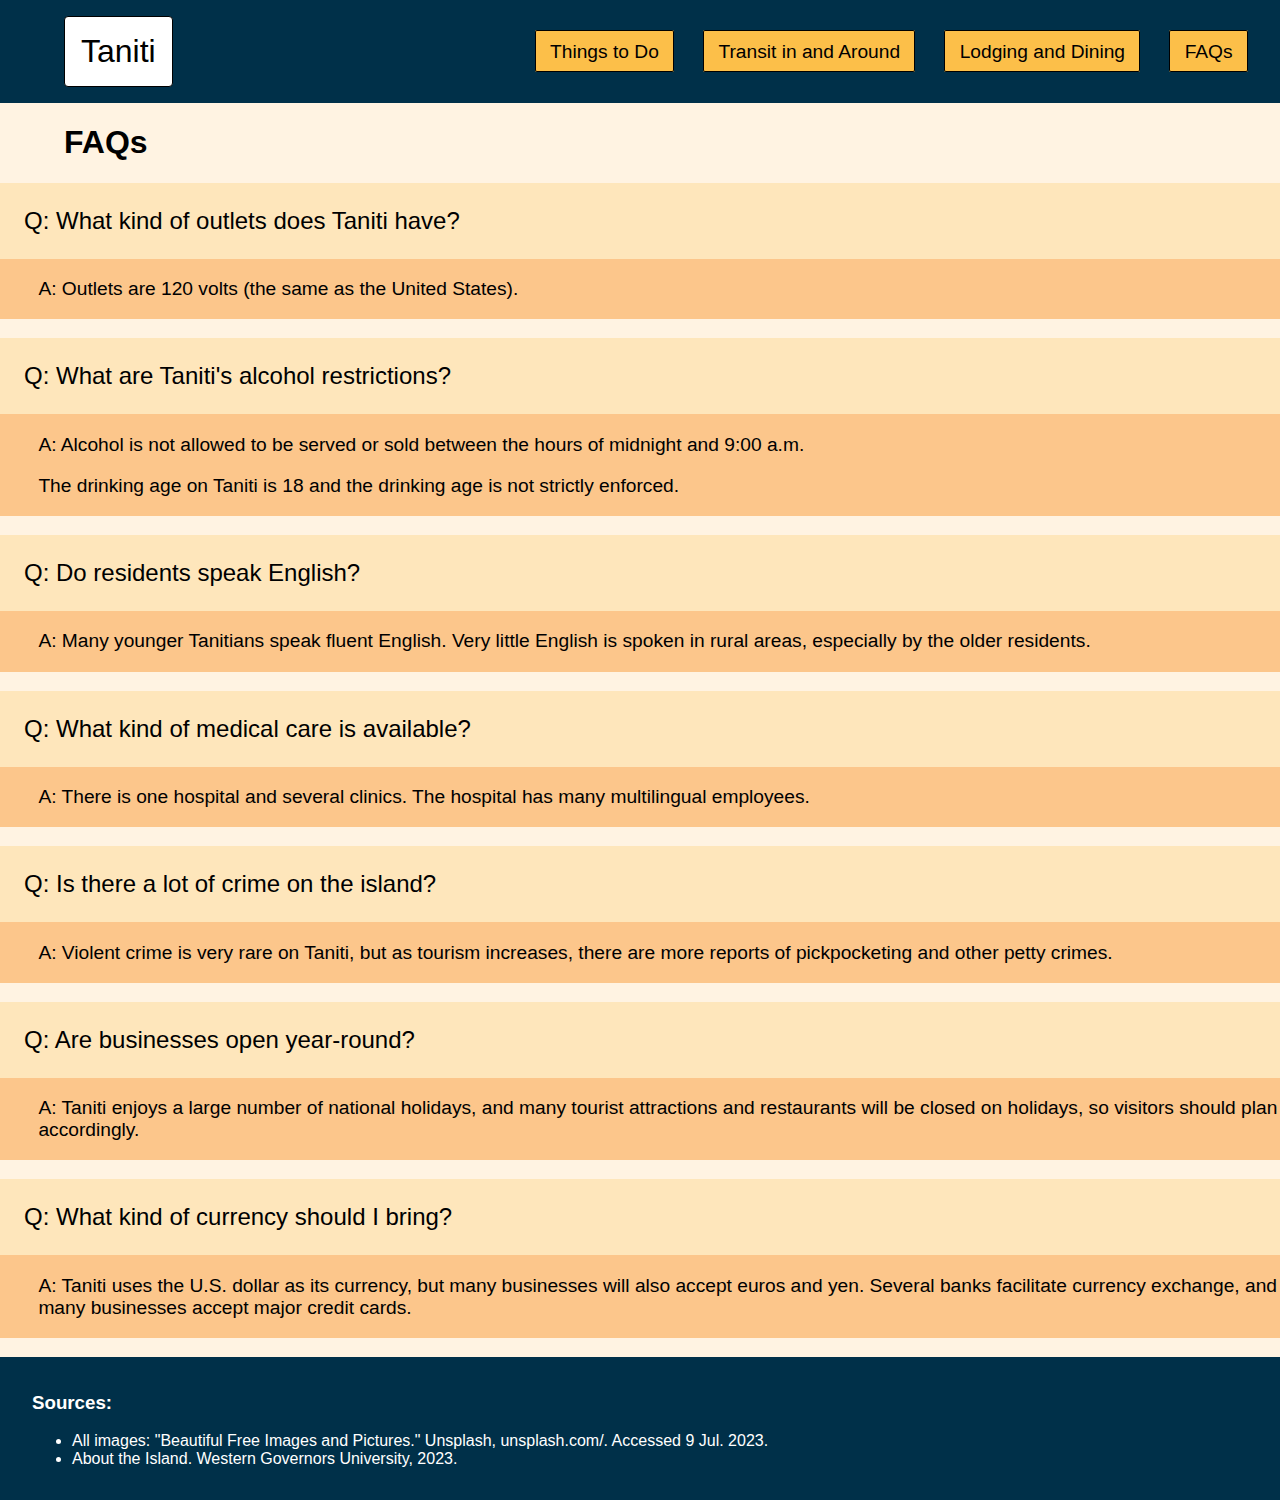
<file: faqs.html>
<!DOCTYPE html>
<html lang="en">

<head>
    <meta charset="UTF-8">
    <meta http-equiv="X-UA-Compatible" content="IE=edge">
    <meta name="viewport" content="width=device-width, initial-scale=1.0">
    <title>Visit Taniti</title>
    <link rel="stylesheet" href="styles/styles.css">
</head>

<body>
    <header>
        <a href="index.html" class="logo">Taniti</a>
        <nav>
            <ul>
                <li><a href="things-to-do.html" class="nav-button">Things to Do</a></li>
                <li><a href="transit-in-and-around.html" class="nav-button">Transit in and Around</a></li>
                <li><a href="lodging-and-dining.html" class="nav-button">Lodging and Dining</a></li>
                <li><a href="faqs.html" class="nav-button">FAQs</a></li>
            </ul>
        </nav>
    </header>

    <main>

        <h1 class="faq-header">FAQs</h1>

        <faq>

            <question>
                <p>Q: What kind of outlets does Taniti have?</p>
            </question>

            <answer>
                <p>A: Outlets are 120 volts (the same as the United States).</p>
            </answer>

            <question>
                <p>Q: What are Taniti's alcohol restrictions?</p>
            </question>

            <answer>
                <p>A: Alcohol is not allowed to be served or sold between the hours of midnight and 9:00 a.m. </p>
                <p>The drinking age on Taniti is 18 and the drinking age is not strictly enforced.</p>
            </answer>

            <question>
                <p>Q: Do residents speak English?</p>
            </question>

            <answer>
                <p>A: Many younger Tanitians speak fluent English. Very little English is spoken in rural areas,
                    especially
                    by the older residents.</p>
            </answer>

            <question>
                <p>Q: What kind of medical care is available?</p>
            </question>

            <answer>
                <p>A: There is one hospital and several clinics. The hospital has many multilingual employees.</p>
            </answer>

            <question>
                <p>Q: Is there a lot of crime on the island?</p>
            </question>

            <answer>
                <p>A: Violent crime is very rare on Taniti, but as tourism increases, there are more reports of
                    pickpocketing and other petty crimes.</p>
            </answer>

            <question>
                <p>Q: Are businesses open year-round?</p>
            </question>

            <answer>
                <p>A: Taniti enjoys a large number of national holidays, and many tourist attractions and restaurants
                    will
                    be closed on holidays, so visitors should plan accordingly.</p>
            </answer>

            <question>
                <p>Q: What kind of currency should I bring?</p>
            </question>

            <answer>
                <p>A: Taniti uses the U.S. dollar as its currency, but many businesses will also accept euros and yen.
                    Several banks facilitate currency exchange, and many businesses accept major credit cards.</p>
            </answer>


        </faq>

    </main>

    <footer>
        <h3>Sources:</h3>
        <p>
        <ul>
            <li class="source">All images: "Beautiful Free Images and Pictures." Unsplash, unsplash.com/. Accessed 9
                Jul. 2023.</li>
            <li class="source">About the Island. Western Governors University, 2023.</li>
        </ul>
        </p>
    </footer>



</body>

</html>
</file>
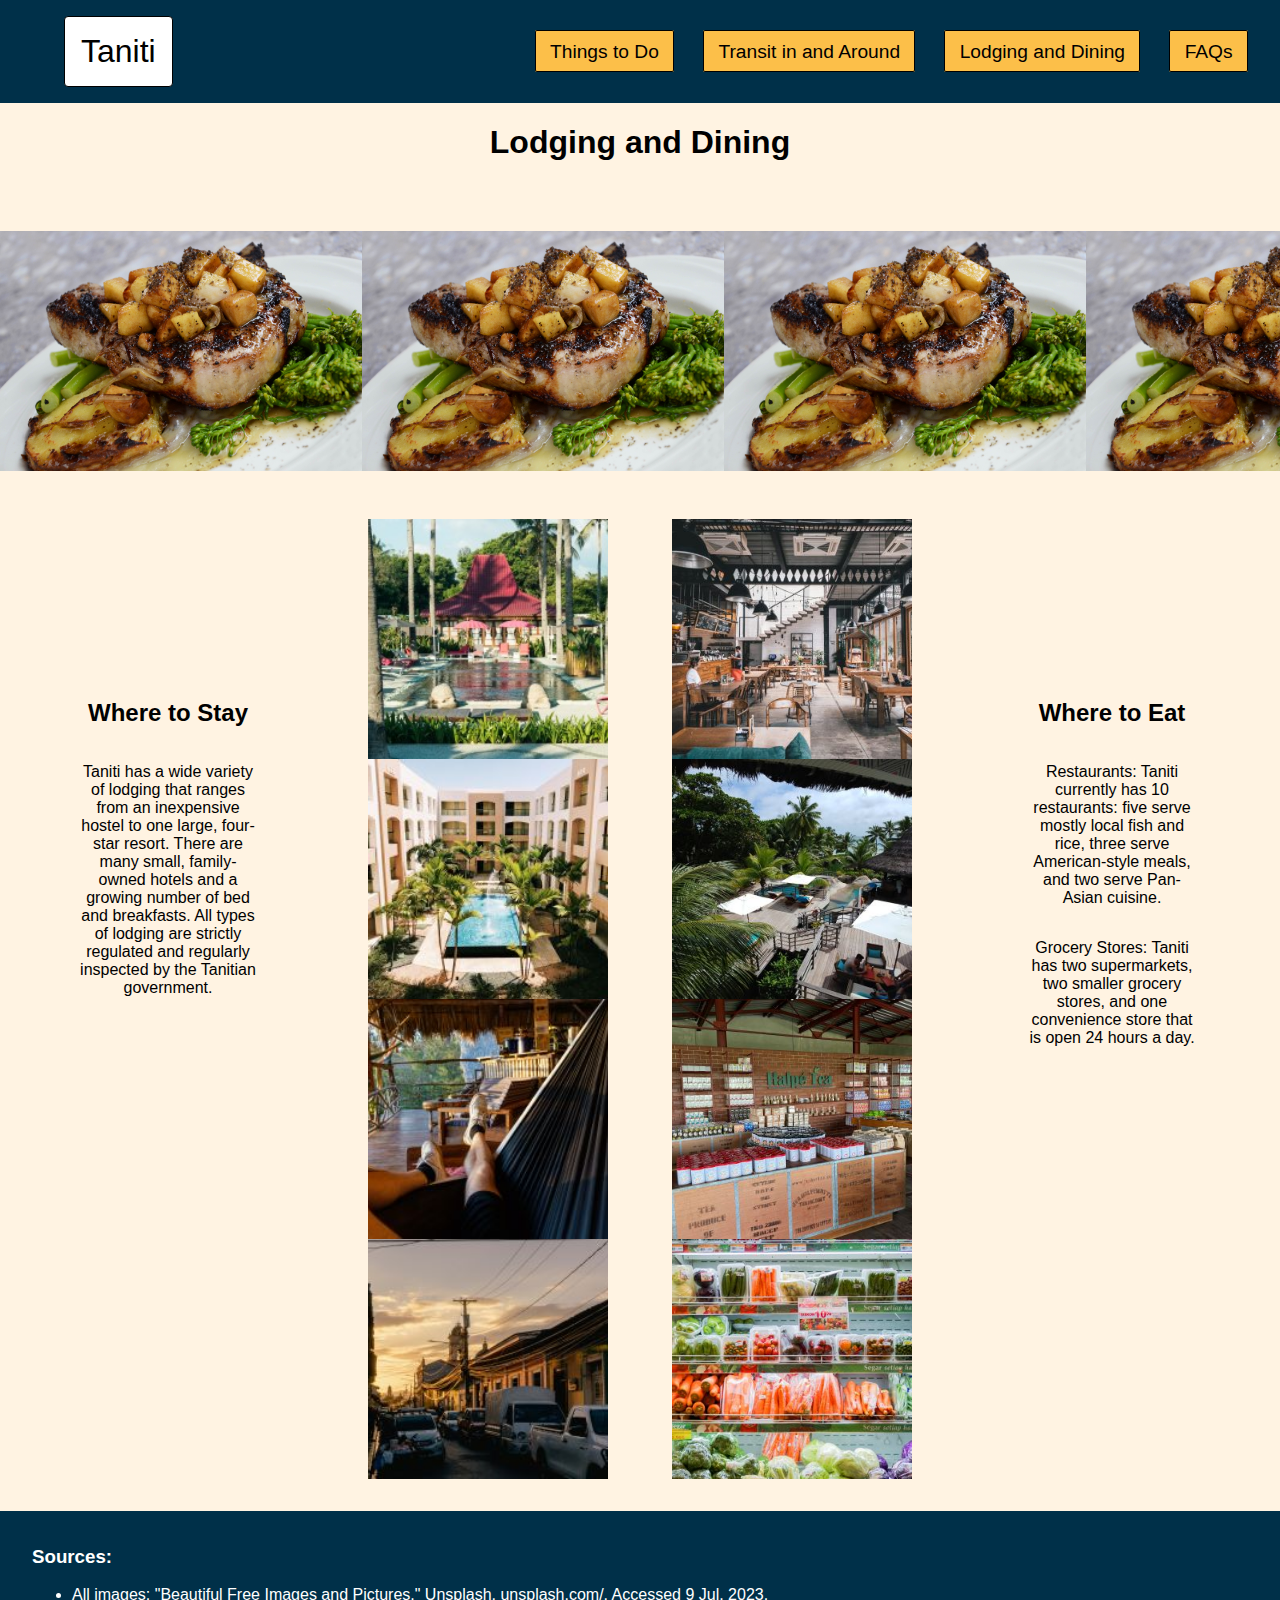
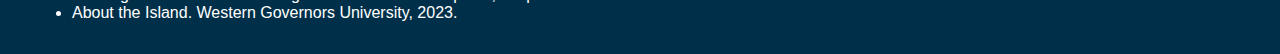
<file: lodging-and-dining.html>
<!DOCTYPE html>
<html lang="en">

<head>
    <meta charset="UTF-8">
    <meta http-equiv="X-UA-Compatible" content="IE=edge">
    <meta name="viewport" content="width=device-width, initial-scale=1.0">
    <title>Visit Taniti</title>
    <link rel="stylesheet" href="styles/styles.css">
</head>

<body>
    <header>
        <a href="index.html" class="logo">Taniti</a>
        <nav>
            <ul>
                <li><a href="things-to-do.html" class="nav-button">Things to Do</a></li>
                <li><a href="transit-in-and-around.html" class="nav-button">Transit in and Around</a></li>
                <li><a href="lodging-and-dining.html" class="nav-button">Lodging and Dining</a></li>
                <li><a href="faqs.html" class="nav-button">FAQs</a></li>
            </ul>
        </nav>
    </header>

    <h1 class="text-center">Lodging and Dining</h1>

    <div class="cuisine-slider">
    </div>



    <div class="lodging-and-dining-container">

        <article class="lodging-and-dining-article">
            <h2>Where to Stay</h2>
            <p>
                Taniti has a wide variety of lodging that ranges from an inexpensive hostel to one large, four-star
                resort. There are many small, family-owned hotels and a growing number of bed and breakfasts. All types
                of lodging are strictly regulated and regularly inspected by the Tanitian government.
            </p>
        </article>

        <div class="img-rail-vertical">
            <img src="assets/pictures/hotel-rail-1.jpg" alt="">
            <img src="assets/pictures/hotel-rail-2.jpg" alt="">
            <img src="assets/pictures/hotel-rail-3.jpg" alt="">
            <img src="assets/pictures/hotel-rail-4.jpg" alt="">
        </div>

        <div class="img-rail-vertical">
            <img src="assets/pictures/food-rail-1.jpg" alt="">
            <img src="assets/pictures/food-rail-2.jpg" alt="">
            <img src="assets/pictures/food-rail-3.jpg" alt="">
            <img src="assets/pictures/food-rail-4.jpg" alt="#">
        </div>

        <article class="lodging-and-dining-article">
            <h2>Where to Eat</h2>
            <p>Restaurants: Taniti currently has 10 restaurants: five serve mostly local fish and rice, three serve
                American-style meals, and two serve Pan-Asian cuisine.</p>
            <p>
                Grocery Stores: Taniti has two supermarkets, two smaller grocery stores, and one convenience store that
                is open 24 hours a day.
            </p>
        </article>

    </div>



    <footer>
        <h3>Sources:</h3>
        <p>
        <ul>
            <li class="source">All images: "Beautiful Free Images and Pictures." Unsplash, unsplash.com/. Accessed 9
                Jul. 2023.</li>
            <li class="source">About the Island. Western Governors University, 2023.</li>
        </ul>
        </p>
    </footer>



</body>

</html>
</file>
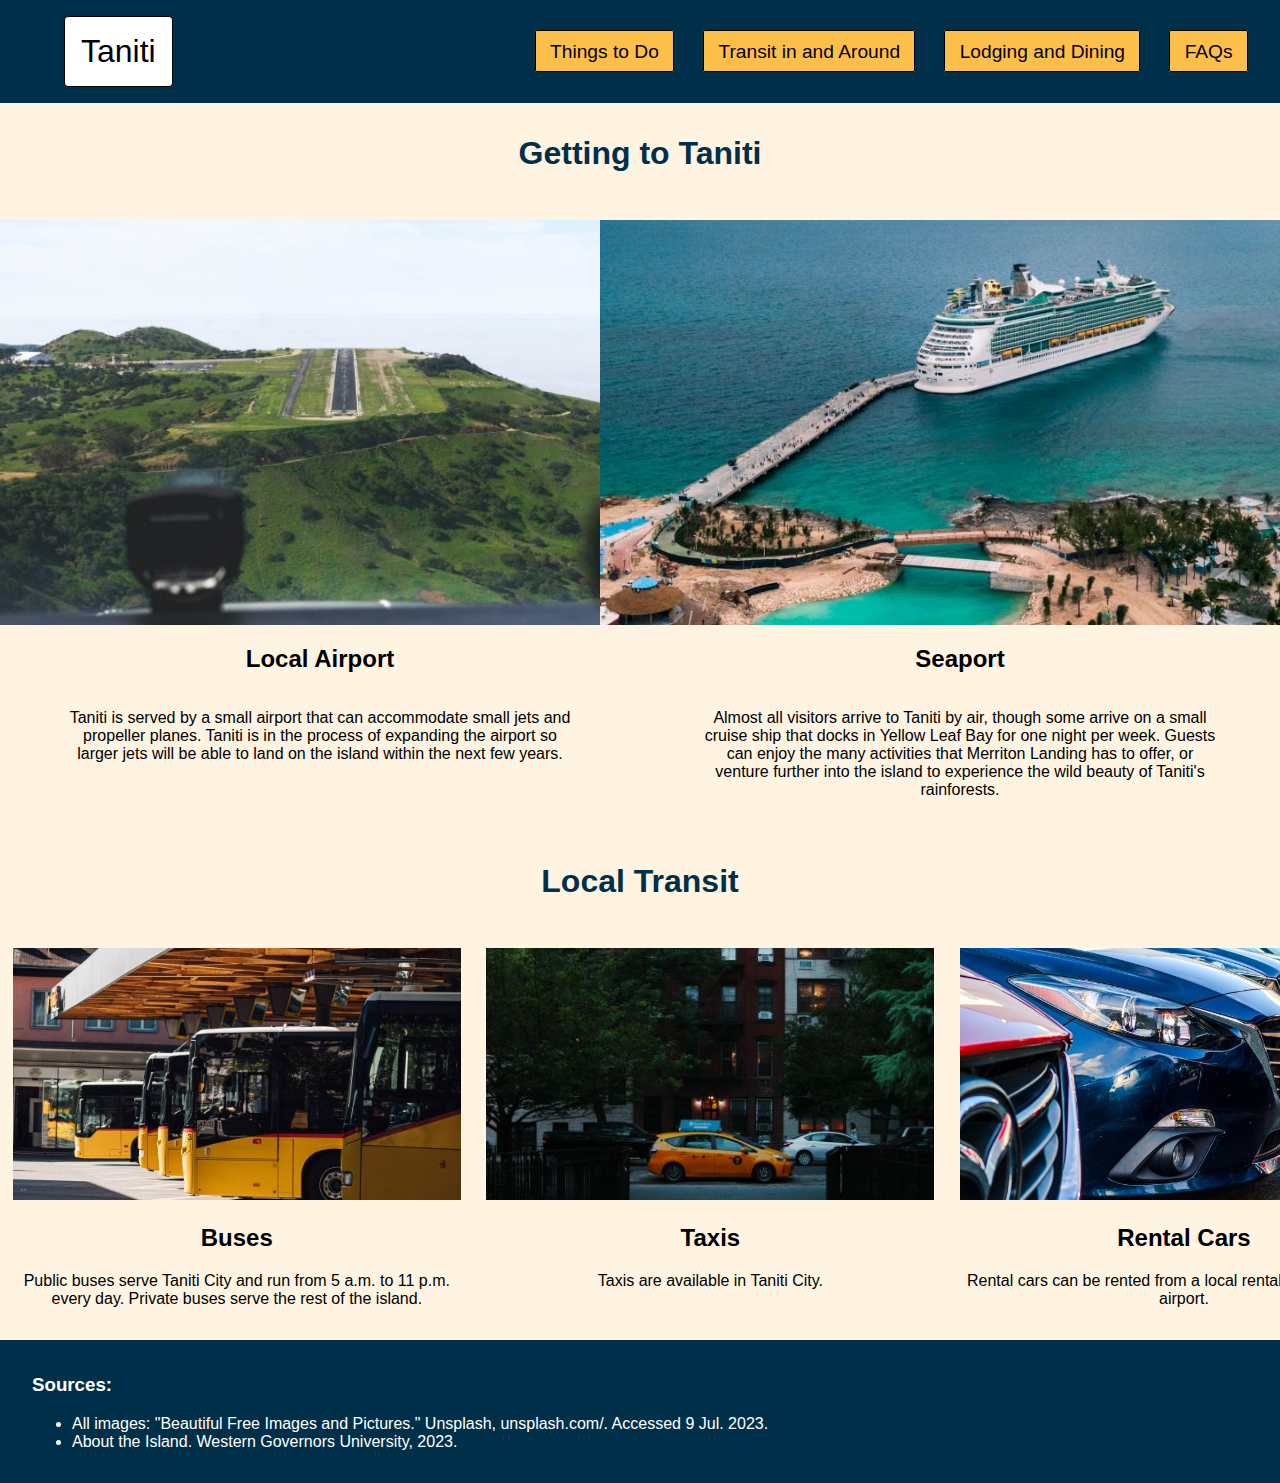
<file: transit-in-and-around.html>
<!DOCTYPE html>
<html lang="en">

<head>
    <meta charset="UTF-8">
    <meta http-equiv="X-UA-Compatible" content="IE=edge">
    <meta name="viewport" content="width=device-width, initial-scale=1.0">
    <title>Visit Taniti</title>
    <link rel="stylesheet" href="styles/styles.css">
</head>

<body>
    <header>
        <a href="index.html" class="logo">Taniti</a>
        <nav>
            <ul>
                <li><a href="things-to-do.html" class="nav-button">Things to Do</a></li>
                <li><a href="transit-in-and-around.html" class="nav-button">Transit in and Around</a></li>
                <li><a href="lodging-and-dining.html" class="nav-button">Lodging and Dining</a></li>
                <li><a href="faqs.html" class="nav-button">FAQs</a></li>
            </ul>
        </nav>
    </header>

    <main class="getting-to-taniti-main">

        <h1>Getting to Taniti</h1>

        <div class="primary-travel-option-container">
            <div class="primary-travel-option">
                <img class="article-img" src="assets/pictures/island-runway.jpg" alt="Airport">
                <h2>Local Airport</h2>
                <p>Taniti is served by a small airport that can accommodate small jets and propeller planes. Taniti is
                    in the process of expanding the airport so larger jets will be able to land on the island within the
                    next few years. </p>
            </div>
            <div class="primary-travel-option">
                <img class="article-img" src="assets/pictures/seaport.jpg" alt="Seaport">
                <h2>Seaport</h2>
                <p>Almost all visitors arrive to Taniti by air, though some arrive on a small cruise ship that docks in
                    Yellow Leaf Bay for one night per week. Guests can enjoy the many activities that Merriton Landing
                    has to offer, or venture further into the island to experience the wild beauty of Taniti's
                    rainforests.</p>
            </div>
        </div>

        <h1>Local Transit</h1>

        <div class="secondary-travel-option-container">

            <div class="secondary-travel-option">
                <img class="grid-img" src="assets/pictures/buses.jpg" alt="Buses">
                <h2>Buses</h2>
                <p>
                    Public buses serve Taniti City and run from 5 a.m. to 11 p.m. every day. Private buses serve the
                    rest of the island.
                </p>
            </div>

            <div class="secondary-travel-option">
                <img class="grid-img" src="assets/pictures/taxis.jpg" alt="Taxis">
                <h2>Taxis</h2>
                <p>
                    Taxis are available in Taniti City.
                </p>
            </div>

            <div class="secondary-travel-option">
                <img class="grid-img" src="assets/pictures/rental-cars.jpg" alt="Rental Cars">
                <h2>Rental Cars</h2>
                <p>
                    Rental cars can be rented from a local rental agency near the airport.
                </p>
            </div>

            <div class="secondary-travel-option">
                <img class="grid-img" src="assets/pictures/rental-bikes.jpg" alt="Bicycle Rentals">
                <h2>Bicycle Rentals</h2>
                <p>
                    Bikes and helmets are available to rent from several vendors (helmets are required by law).
                </p>
            </div>

        </div>

    </main>

    <footer>
        <h3>Sources:</h3>
        <p>
        <ul>
            <li class="source">All images: "Beautiful Free Images and Pictures." Unsplash, unsplash.com/. Accessed 9
                Jul. 2023.</li>
            <li class="source">About the Island. Western Governors University, 2023.</li>
        </ul>
        </p>
    </footer>



</body>

</html>
</file>
<file: styles/styles.css>
:root {
    --dark-blue: #003049;
    --red: #d62828;
    --dark-orange: #f77f00;
    --orange-yellow: #fcbf49;
    --tan: #fff3e2;
    --orange-yellow-hover: #745821;
}

html {
    margin: 0;
    padding: 0;
    border: 0;
    font-size: 100%;
    font: inherit;
    vertical-align: baseline;
}

body {
    background-color: var(--tan);
    display: flex;
    flex-direction: column;
    margin: 0;
    padding: 0;
    font-family: Monserrat, sans-serif;
}

header {
    display: flex;
    width: 100%;
    justify-content: space-between;
    padding: 1em 0;
    background-color: var(--dark-blue);
    align-items: center;
}

main {
    display: flex;
    flex-direction: column;
}

nav {
    margin-right: 2em;
}


nav ul {
    display: flex;
}

nav ul li {
    list-style-type: none;
}

article {
    display: flex;
    flex-direction: row;
    margin: 2em 5em;
}

city-content {
    display: flex;
    flex-direction: column;
    margin: 0 2em;
}

city-content h2 {
    font-size: 2.3em;
}

faq {
    display: flex;
    flex-direction: column;
}

faq>* {
    padding-left: 1em;
}

question {
    background-color: #fcc04941;
    font-size: 1.5em;
}

answer {
    background-color: #f7800062;
    margin-bottom: 1em;
    font-size: 1.2em;
    padding-left: 2em;
}

footer {
    padding: 1em 2em;
    background-color: var(--dark-blue);
    color: white;
}

city-content h2 {
    text-align: center;
}

excursion-content {
    margin: 0 10em;
}

h2 a {
    color: black;
    text-decoration: none;
}

h2 a:hover {
    color: var(--dark-blue);
}

.text-center {
    text-align: center;
}

.logo {
    margin-left: 2em;
    text-decoration: none;
    border: 1px solid black;
    border-radius: 4px;
    background-color: white;
    color: black;
    padding: .5em;
    font-size: 2em;
    font-family: Impact, Haettenschweiler, 'Arial Narrow Bold', sans-serif;
}

.nav-button {
    font-size: 1.2em;
    margin-left: 1.5em;
    border: 1px solid black;
    background-color: var(--orange-yellow);
    text-decoration: none;
    color: inherit;
    padding: .5em .75em;
    border-radius: .1em
}

.nav-button:hover {
    background-color: var(--orange-yellow-hover);
}

.tagline-container {
    display: flex;
    align-items: center;
    justify-content: center;
    margin: 3em 0;
    text-align: center;
    background-image: url(../assets/pictures/tagline-background.jpg);
    background-size: cover;
    height: 22em;
}

.tagline {
    color: white;
    text-shadow: black 0 0 3px;
    font-size: 4em;
    font-family: 'Lucida Sans', 'Lucida Sans Regular', 'Lucida Grande', 'Lucida Sans Unicode', Geneva, Verdana, sans-serif;
}


.article-content-container {
    display: flex;
    flex-direction: column;
    margin: 0 2em;
}

.article-content-container h2 {
    text-align: center;
}

.article-img {
    width: 45em;
    height: 25.3125em;
    object-fit: cover;
}

.grid-img {
    width: 28em;
    height: 15.75em;
    object-fit: cover;
}

.img-rail-vertical img {
    width: 15em;
    height: 15em;
    object-fit: cover;
}

.promo-activity {
    margin: 3em 0;
    background-image: url(../assets/pictures/promo-volcano.jpg);
    text-align: center;
    background-size: contain;
    height: 22em;
    display: flex;
    align-items: center;
    justify-content: center;
    flex-direction: column;
}

.promo-text {
    color: white;
    text-shadow: black 0 0 3px;
    font-size: 3em;
}

.promo-button {
    border: 1px solid black;
    border-radius: 4px;
    background-color: var(--orange-yellow);
    color: white;
    padding: 1em;
    font-size: 1.2em;
}

.promo-button:hover {
    background-color: var(--orange-yellow-hover);
    cursor: pointer;
}

.city-activity-body {
    display: flex;
    flex-direction: row;
    width: 100%;
    justify-content: space-between;
    margin-top: 2em;
}

.city-info-container {
    display: flex;
    flex-direction: column;
    justify-content: center;
    align-items: center;
    margin: 0 1em;
}

.excursion-divider {
    background-image: url(../assets/pictures/excursion-divider.jpg);
    text-align: center;
    background-size: cover;
    height: 10em;
    display: flex;
    align-items: center;
    justify-content: center;
    flex-direction: column;
}

.excursion-divider h2 {
    font-size: 2em;
    color: var(--dark-blue);
    text-shadow: white 0 0 3px;
    background-color: rgba(255, 255, 255, .9);
    padding: .2em 1em;
}

.getting-to-taniti-main h1 {
    text-align: center;
    color: var(--dark-blue);
}

.getting-to-taniti-main>* {
    margin: 1em 0;
}

.primary-travel-option-container {
    display: flex;
    flex-direction: row;
    justify-content: space-around;
}

.primary-travel-option {
    display: flex;
    flex-direction: column;
    text-align: center;
    align-items: center;
    margin: 0 1em;
    width: 40%;
}

.secondary-travel-option-container {
    display: flex;
    flex-direction: row;
}

.secondary-travel-option {
    text-align: center;
    margin: 0 .8em;
}

.lodging-and-dining-container {
    display: flex;
    flex-direction: row;
    justify-content: space-around;
}

.cuisine-slider {
    height: 15em;
    background-image: url(../assets/pictures/cuisine-slider-1.jpg);
    background-size: contain;
    margin: 3em 0;
}

.lodging-and-dining-article {
    display: flex;
    flex-direction: column;
    margin-top: 10em;
    width: 20%;
}

.lodging-and-dining-article>* {
    text-align: center;
}

.img-rail-vertical {
    display: flex;
    flex-direction: column;
    margin: 0 2em 2em 2em;
}

.faq-header {
    margin-left: 2em;
}
</file>
